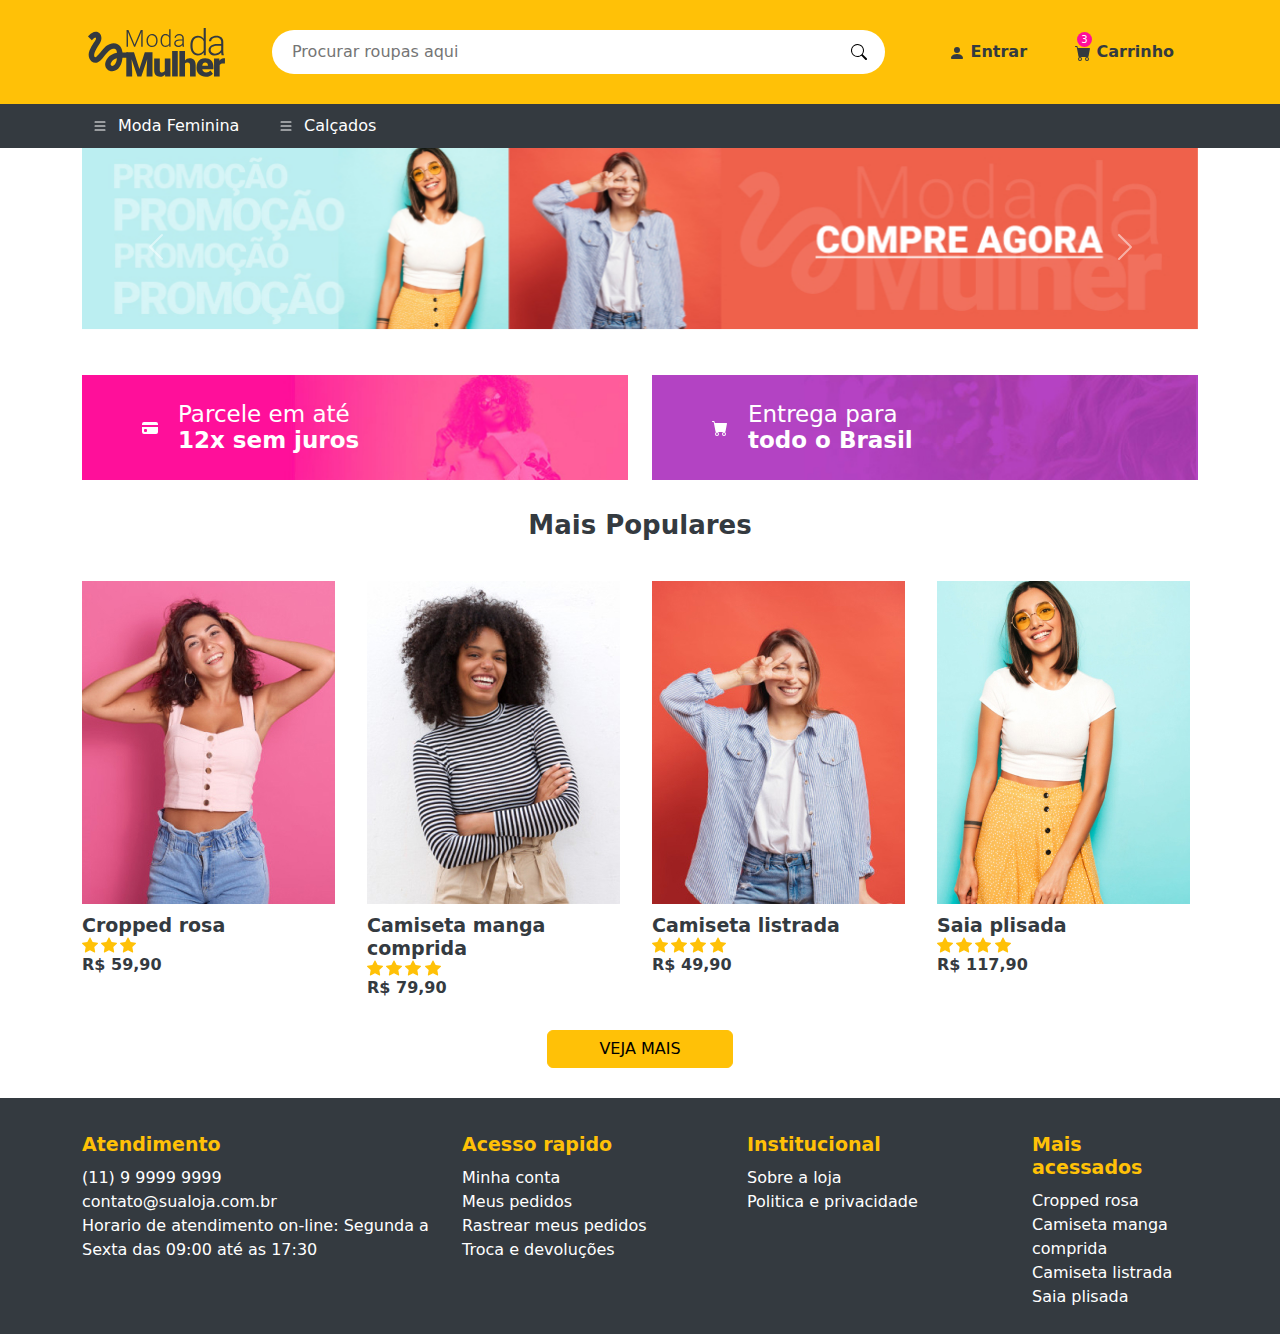
<file: index.html>
<!DOCTYPE html>
<html lang="pt-br">
<head>
    <meta charset="UTF-8">
    <meta name="viewport" content="width=device-width, initial-scale=1.0">
    <link rel="stylesheet" href="assets/css/style.css">
    <title>Loja Virtual</title>
    <link rel="apple-touch-icon" sizes="57x57" href="./assets/images/favicons/apple-icon-57x57.png">
    <link rel="apple-touch-icon" sizes="60x60" href="./assets/images/favicons/apple-icon-60x60.png">
    <link rel="apple-touch-icon" sizes="72x72" href="./assets/images/favicons/apple-icon-72x72.png">
    <link rel="apple-touch-icon" sizes="76x76" href="./assets/images/favicons/apple-icon-76x76.png">
    <link rel="apple-touch-icon" sizes="114x114" href="./assets/images/favicons/apple-icon-114x114.png">
    <link rel="apple-touch-icon" sizes="120x120" href="./assets/images/favicons/apple-icon-120x120.png">
    <link rel="apple-touch-icon" sizes="144x144" href="./assets/images/favicons/apple-icon-144x144.png">
    <link rel="apple-touch-icon" sizes="152x152" href="./assets/images/favicons/apple-icon-152x152.png">
    <link rel="apple-touch-icon" sizes="180x180" href="./assets/images/favicons/apple-icon-180x180.png">
    <link rel="icon" type="image/png" sizes="192x192"  href="./assets/images/favicons/android-icon-192x192.png">
    <link rel="icon" type="image/png" sizes="32x32" href="./assets/images/favicons/favicon-32x32.png">
    <link rel="icon" type="image/png" sizes="96x96" href="./assets/images/favicons/favicon-96x96.png">
    <link rel="icon" type="image/png" sizes="16x16" href="./assets/images/favicons/favicon-16x16.png">
    <link rel="manifest" href="./assets/images/favicons/manifest.json">
    <meta name="msapplication-TileColor" content="#FFC107">
    <meta name="msapplication-TileImage" content="/ms-icon-144x144.png">
    <meta name="theme-color" content="#FFC107">
</head>
<body>
    <header class="container-fluid">
        <section class="container">
            <article class="row d-flex align-items-center">
                <a href="/" class="col-md-2">
                    <img src="./assets/images/logo (1).svg" alt="logo">
                </a>
                <form action="#" class="col-md-7 d-flex align-items-center">
                    <input type="text" name="name" placeholder="Procurar roupas aqui">
                    <button class="d-flex align-items-center">
                        <svg xmlns="http://www.w3.org/2000/svg" width="16" height="16" fill="currentColor" class="bi bi-search" viewBox="0 0 16 16">
                            <path d="M11.742 10.344a6.5 6.5 0 1 0-1.397 1.398h-.001c.03.04.062.078.098.115l3.85 3.85a1 1 0 0 0 1.415-1.414l-3.85-3.85a1.007 1.007 0 0 0-.115-.1zM12 6.5a5.5 5.5 0 1 1-11 0 5.5 5.5 0 0 1 11 0"/>
                        </svg>
                    </button>
                </form>
                <ul class="col-md-3 nav d-flex justify-content-around align-items-center">
                    <li class="nav-item">
                        <a href="#">
                            <svg xmlns="http://www.w3.org/2000/svg" width="16" height="16" fill="currentColor" class="bi bi-person-fill" viewBox="0 0 16 16">
                                <path d="M3 14s-1 0-1-1 1-4 6-4 6 3 6 4-1 1-1 1zm5-6a3 3 0 1 0 0-6 3 3 0 0 0 0 6"/>
                            </svg>
                            Entrar
                        </a>
                    </li>
                    <li class="nav-item">
                        <span class="notificacao d-flex justify-content-center">3</span>
                        <a href="#">
                            <svg xmlns="http://www.w3.org/2000/svg" width="16" height="16" fill="currentColor" class="bi bi-cart-fill" viewBox="0 0 16 16">
                                <path d="M0 1.5A.5.5 0 0 1 .5 1H2a.5.5 0 0 1 .485.379L2.89 3H14.5a.5.5 0 0 1 .491.592l-1.5 8A.5.5 0 0 1 13 12H4a.5.5 0 0 1-.491-.408L2.01 3.607 1.61 2H.5a.5.5 0 0 1-.5-.5M5 12a2 2 0 1 0 0 4 2 2 0 0 0 0-4m7 0a2 2 0 1 0 0 4 2 2 0 0 0 0-4m-7 1a1 1 0 1 1 0 2 1 1 0 0 1 0-2m7 0a1 1 0 1 1 0 2 1 1 0 0 1 0-2"/>
                            </svg>
                            Carrinho
                        </a>
                    </li>
                </ul>
            </article>
        </section>
    </header>

    <nav class="container-fluid nav-produtos">
        <section class="container">
            <ul class="nav">
                <li class="col-md-2 nav-item d-flex align-items-center">
                    <svg xmlns="http://www.w3.org/2000/svg" width="16" height="16" fill="currentColor" class="bi bi-list" viewBox="0 0 16 16">
                        <path fill-rule="evenodd" d="M2.5 12a.5.5 0 0 1 .5-.5h10a.5.5 0 0 1 0 1H3a.5.5 0 0 1-.5-.5m0-4a.5.5 0 0 1 .5-.5h10a.5.5 0 0 1 0 1H3a.5.5 0 0 1-.5-.5m0-4a.5.5 0 0 1 .5-.5h10a.5.5 0 0 1 0 1H3a.5.5 0 0 1-.5-.5"/>
                    </svg>
                    Moda Feminina
                    <ul class="nav flex-column">
                        <li class="nav-item">
                            <a href="#">Lançamentos</a>
                        </li>
                        <li class="nav-item">
                            <a href="#">Plus Size</a>
                        </li>
                        <li class="nav-item">
                            <a href="#">Moda Praia</a>
                        </li>
                        <li class="nav-item">
                            <a href="#">Acessórios</a>
                        </li>
                        <li class="nav-item">
                            <a href="#">Promoções</a>
                        </li>
                    </ul>
                </li>
                <li class="col-md-2 nav-item d-flex align-items-center">
                    <svg xmlns="http://www.w3.org/2000/svg" width="16" height="16" fill="currentColor" class="bi bi-list" viewBox="0 0 16 16">
                        <path fill-rule="evenodd" d="M2.5 12a.5.5 0 0 1 .5-.5h10a.5.5 0 0 1 0 1H3a.5.5 0 0 1-.5-.5m0-4a.5.5 0 0 1 .5-.5h10a.5.5 0 0 1 0 1H3a.5.5 0 0 1-.5-.5m0-4a.5.5 0 0 1 .5-.5h10a.5.5 0 0 1 0 1H3a.5.5 0 0 1-.5-.5"/>
                    </svg>
                    Calçados
                </li>
            </ul>
        </section>
    </nav>

<main>
    
    <section id="banners-promocionais" class=" container carousel slide">
        <article class="carousel-inner">
          <figure class="carousel-item active">
            <img src="./assets/images/banner-1.jpg" class="d-block w-100" alt="Banner promocional lançamento verao">
          </figure>
          <figure class="carousel-item">
            <img src="./assets/images/banner-2.jpg" class="d-block w-100" alt="Banner promocional diversos itens">
          </figure>
        </article>
        <button class="carousel-control-prev" type="button" data-bs-target="#banners-promocionais" data-bs-slide="prev">
          <span class="carousel-control-prev-icon" aria-hidden="true"></span>
          <span class="visually-hidden">Previous</span>
        </button>
        <button class="carousel-control-next" type="button" data-bs-target="#banners-promocionais" data-bs-slide="next">
          <span class="carousel-control-next-icon" aria-hidden="true"></span>
          <span class="visually-hidden">Next</span>
        </button>
    </section>
    
    <section class="container banners-promocionais-statico">
        <section class="row">
            <article class="col-md-6">
                <div class="banners-promocionais-statico-12x d-flex align-items-center">
                    <svg xmlns="http://www.w3.org/2000/svg" width="16" height="16" fill="currentColor" class="bi bi-credit-card-fill" viewBox="0 0 16 16">
                        <path d="M0 4a2 2 0 0 1 2-2h12a2 2 0 0 1 2 2v1H0zm0 3v5a2 2 0 0 0 2 2h12a2 2 0 0 0 2-2V7zm3 2h1a1 1 0 0 1 1 1v1a1 1 0 0 1-1 1H3a1 1 0 0 1-1-1v-1a1 1 0 0 1 1-1"/>
                    </svg>
                    <p>Parcele em até <br>
                       <strong>12x sem juros</strong> 
                    </p>
                </div>
            </article>
            <article class="col-md-6">
                <div class="banners-promocionais-statico-todo-br d-flex align-items-center">
                    <svg xmlns="http://www.w3.org/2000/svg" width="16" height="16" fill="currentColor" class="bi bi-cart-fill" viewBox="0 0 16 16">
                        <path d="M0 1.5A.5.5 0 0 1 .5 1H2a.5.5 0 0 1 .485.379L2.89 3H14.5a.5.5 0 0 1 .491.592l-1.5 8A.5.5 0 0 1 13 12H4a.5.5 0 0 1-.491-.408L2.01 3.607 1.61 2H.5a.5.5 0 0 1-.5-.5M5 12a2 2 0 1 0 0 4 2 2 0 0 0 0-4m7 0a2 2 0 1 0 0 4 2 2 0 0 0 0-4m-7 1a1 1 0 1 1 0 2 1 1 0 0 1 0-2m7 0a1 1 0 1 1 0 2 1 1 0 0 1 0-2"/>
                    </svg>
                    <p>Entrega para <br>
                       <strong>todo o Brasil</strong> 
                    </p>
                </div>
            </article>
        </section>
    </section>

    <section class="container produtos">
        <h1 class="text-center">Mais Populares</h1>
        <article class="row">
            <a href="#" class="produtos-container col-md-3">
                <img src="./assets/images/cropped-rosa.jpg" class="img-fluid" alt="cropped rosa">
                <article class="produtos-itens">
                    <h2>Cropped rosa</h2>
                    <div class="produtos-stars">
                        <svg xmlns="http://www.w3.org/2000/svg" width="16" height="16" fill="currentColor" class="bi bi-star-fill" viewBox="0 0 16 16">
                            <path d="M3.612 15.443c-.386.198-.824-.149-.746-.592l.83-4.73L.173 6.765c-.329-.314-.158-.888.283-.95l4.898-.696L7.538.792c.197-.39.73-.39.927 0l2.184 4.327 4.898.696c.441.062.612.636.282.95l-3.522 3.356.83 4.73c.078.443-.36.79-.746.592L8 13.187l-4.389 2.256z"/>
                          </svg>
                          <svg xmlns="http://www.w3.org/2000/svg" width="16" height="16" fill="currentColor" class="bi bi-star-fill" viewBox="0 0 16 16">
                            <path d="M3.612 15.443c-.386.198-.824-.149-.746-.592l.83-4.73L.173 6.765c-.329-.314-.158-.888.283-.95l4.898-.696L7.538.792c.197-.39.73-.39.927 0l2.184 4.327 4.898.696c.441.062.612.636.282.95l-3.522 3.356.83 4.73c.078.443-.36.79-.746.592L8 13.187l-4.389 2.256z"/>
                          </svg>
                          <svg xmlns="http://www.w3.org/2000/svg" width="16" height="16" fill="currentColor" class="bi bi-star-fill" viewBox="0 0 16 16">
                            <path d="M3.612 15.443c-.386.198-.824-.149-.746-.592l.83-4.73L.173 6.765c-.329-.314-.158-.888.283-.95l4.898-.696L7.538.792c.197-.39.73-.39.927 0l2.184 4.327 4.898.696c.441.062.612.636.282.95l-3.522 3.356.83 4.73c.078.443-.36.79-.746.592L8 13.187l-4.389 2.256z"/>
                          </svg>
                    </div>
                    <strong class="produtos-preco">R$ 59,90</strong>
                </article>
            </a>
            <a href="#" class="produtos-container col-md-3">
                <img src="./assets/images/camiseta-manga-comprida.jpg" class="img-fluid" alt="camiseta-manga-comprida">
                <article class="produtos-itens">
                    <h2>Camiseta manga comprida</h2>
                    <div class="produtos-stars">
                        <svg xmlns="http://www.w3.org/2000/svg" width="16" height="16" fill="currentColor" class="bi bi-star-fill" viewBox="0 0 16 16">
                            <path d="M3.612 15.443c-.386.198-.824-.149-.746-.592l.83-4.73L.173 6.765c-.329-.314-.158-.888.283-.95l4.898-.696L7.538.792c.197-.39.73-.39.927 0l2.184 4.327 4.898.696c.441.062.612.636.282.95l-3.522 3.356.83 4.73c.078.443-.36.79-.746.592L8 13.187l-4.389 2.256z"/>
                          </svg>
                          <svg xmlns="http://www.w3.org/2000/svg" width="16" height="16" fill="currentColor" class="bi bi-star-fill" viewBox="0 0 16 16">
                            <path d="M3.612 15.443c-.386.198-.824-.149-.746-.592l.83-4.73L.173 6.765c-.329-.314-.158-.888.283-.95l4.898-.696L7.538.792c.197-.39.73-.39.927 0l2.184 4.327 4.898.696c.441.062.612.636.282.95l-3.522 3.356.83 4.73c.078.443-.36.79-.746.592L8 13.187l-4.389 2.256z"/>
                          </svg>
                          <svg xmlns="http://www.w3.org/2000/svg" width="16" height="16" fill="currentColor" class="bi bi-star-fill" viewBox="0 0 16 16">
                            <path d="M3.612 15.443c-.386.198-.824-.149-.746-.592l.83-4.73L.173 6.765c-.329-.314-.158-.888.283-.95l4.898-.696L7.538.792c.197-.39.73-.39.927 0l2.184 4.327 4.898.696c.441.062.612.636.282.95l-3.522 3.356.83 4.73c.078.443-.36.79-.746.592L8 13.187l-4.389 2.256z"/>
                          </svg>
                          <svg xmlns="http://www.w3.org/2000/svg" width="16" height="16" fill="currentColor" class="bi bi-star-fill" viewBox="0 0 16 16">
                            <path d="M3.612 15.443c-.386.198-.824-.149-.746-.592l.83-4.73L.173 6.765c-.329-.314-.158-.888.283-.95l4.898-.696L7.538.792c.197-.39.73-.39.927 0l2.184 4.327 4.898.696c.441.062.612.636.282.95l-3.522 3.356.83 4.73c.078.443-.36.79-.746.592L8 13.187l-4.389 2.256z"/>
                          </svg>
                    </div>
                    <strong class="produtos-preco">R$ 79,90</strong>
                </article>
            </a>
            <a href="#" class="produtos-container col-md-3">
                <img src="./assets/images/camiseta-listrada.jpg" class="img-fluid" alt="camiseta listrada">
                <article class="produtos-itens">
                    <h2>Camiseta listrada</h2>
                    <div class="produtos-stars">
                        <svg xmlns="http://www.w3.org/2000/svg" width="16" height="16" fill="currentColor" class="bi bi-star-fill" viewBox="0 0 16 16">
                            <path d="M3.612 15.443c-.386.198-.824-.149-.746-.592l.83-4.73L.173 6.765c-.329-.314-.158-.888.283-.95l4.898-.696L7.538.792c.197-.39.73-.39.927 0l2.184 4.327 4.898.696c.441.062.612.636.282.95l-3.522 3.356.83 4.73c.078.443-.36.79-.746.592L8 13.187l-4.389 2.256z"/>
                          </svg>
                          <svg xmlns="http://www.w3.org/2000/svg" width="16" height="16" fill="currentColor" class="bi bi-star-fill" viewBox="0 0 16 16">
                            <path d="M3.612 15.443c-.386.198-.824-.149-.746-.592l.83-4.73L.173 6.765c-.329-.314-.158-.888.283-.95l4.898-.696L7.538.792c.197-.39.73-.39.927 0l2.184 4.327 4.898.696c.441.062.612.636.282.95l-3.522 3.356.83 4.73c.078.443-.36.79-.746.592L8 13.187l-4.389 2.256z"/>
                          </svg>
                          <svg xmlns="http://www.w3.org/2000/svg" width="16" height="16" fill="currentColor" class="bi bi-star-fill" viewBox="0 0 16 16">
                            <path d="M3.612 15.443c-.386.198-.824-.149-.746-.592l.83-4.73L.173 6.765c-.329-.314-.158-.888.283-.95l4.898-.696L7.538.792c.197-.39.73-.39.927 0l2.184 4.327 4.898.696c.441.062.612.636.282.95l-3.522 3.356.83 4.73c.078.443-.36.79-.746.592L8 13.187l-4.389 2.256z"/>
                          </svg>
                          <svg xmlns="http://www.w3.org/2000/svg" width="16" height="16" fill="currentColor" class="bi bi-star-fill" viewBox="0 0 16 16">
                            <path d="M3.612 15.443c-.386.198-.824-.149-.746-.592l.83-4.73L.173 6.765c-.329-.314-.158-.888.283-.95l4.898-.696L7.538.792c.197-.39.73-.39.927 0l2.184 4.327 4.898.696c.441.062.612.636.282.95l-3.522 3.356.83 4.73c.078.443-.36.79-.746.592L8 13.187l-4.389 2.256z"/>
                          </svg>
                    </div>
                    <strong class="produtos-preco">R$ 49,90</strong>
                </article>
            </a>
            <a href="#" class="produtos-container col-md-3">
                <img src="./assets/images/saia-plisada.jpg" class="img-fluid" alt="saia plisada">
                <article class="produtos-itens">
                    <h2>Saia plisada</h2>
                    <div class="produtos-stars">
                        <svg xmlns="http://www.w3.org/2000/svg" width="16" height="16" fill="currentColor" class="bi bi-star-fill" viewBox="0 0 16 16">
                            <path d="M3.612 15.443c-.386.198-.824-.149-.746-.592l.83-4.73L.173 6.765c-.329-.314-.158-.888.283-.95l4.898-.696L7.538.792c.197-.39.73-.39.927 0l2.184 4.327 4.898.696c.441.062.612.636.282.95l-3.522 3.356.83 4.73c.078.443-.36.79-.746.592L8 13.187l-4.389 2.256z"/>
                          </svg>
                          <svg xmlns="http://www.w3.org/2000/svg" width="16" height="16" fill="currentColor" class="bi bi-star-fill" viewBox="0 0 16 16">
                            <path d="M3.612 15.443c-.386.198-.824-.149-.746-.592l.83-4.73L.173 6.765c-.329-.314-.158-.888.283-.95l4.898-.696L7.538.792c.197-.39.73-.39.927 0l2.184 4.327 4.898.696c.441.062.612.636.282.95l-3.522 3.356.83 4.73c.078.443-.36.79-.746.592L8 13.187l-4.389 2.256z"/>
                          </svg>
                          <svg xmlns="http://www.w3.org/2000/svg" width="16" height="16" fill="currentColor" class="bi bi-star-fill" viewBox="0 0 16 16">
                            <path d="M3.612 15.443c-.386.198-.824-.149-.746-.592l.83-4.73L.173 6.765c-.329-.314-.158-.888.283-.95l4.898-.696L7.538.792c.197-.39.73-.39.927 0l2.184 4.327 4.898.696c.441.062.612.636.282.95l-3.522 3.356.83 4.73c.078.443-.36.79-.746.592L8 13.187l-4.389 2.256z"/>
                          </svg>
                          <svg xmlns="http://www.w3.org/2000/svg" width="16" height="16" fill="currentColor" class="bi bi-star-fill" viewBox="0 0 16 16">
                            <path d="M3.612 15.443c-.386.198-.824-.149-.746-.592l.83-4.73L.173 6.765c-.329-.314-.158-.888.283-.95l4.898-.696L7.538.792c.197-.39.73-.39.927 0l2.184 4.327 4.898.696c.441.062.612.636.282.95l-3.522 3.356.83 4.73c.078.443-.36.79-.746.592L8 13.187l-4.389 2.256z"/>
                          </svg>
                    </div>
                    <strong class="produtos-preco">R$ 117,90</strong>
                </article>
            </a>
        </article>
        <div class="d-flex justify-content-center">
            <button type="button" class="btn btn-warning col-md-2">VEJA MAIS</button>
        </div>
    </section>
</main>
<footer class="container-fluid">
    <section class="container">
        <section class="row">
            <article class="col-md-4">
                <h4>Atendimento</h4>
                <ul class="nav flex-column">
                    <li class="nav-item">
                        <a href="tel:+5511999999999">(11) 9 9999 9999</a>
                    </li>
                    <li class="nav-item">
                        <a href="mailto:contato@sualoja.com.br">contato@sualoja.com.br</a>
                    </li>
                    <li class="nav-item">
                        Horario de atendimento on-line: Segunda a Sexta das 09:00 até as 17:30
                    </li>
                </ul>
            </article>
            <article class="col-md-3">
                <h4>Acesso rapido</h4>
                <ul class="nav flex-column">
                    <li class="nav-item">
                        <a href="#">Minha conta</a>
                    </li>
                    <li class="nav-item">
                        <a href="#">Meus pedidos</a>
                    </li>
                    <li class="nav-item">
                        <a href="#">Rastrear meus pedidos</a>
                    </li>
                    <li class="nav-item">
                        <a href="#">Troca e devoluções</a>
                    </li> 
                </ul>
            </article>
            <article class="col-md-3">
                <h4>Institucional</h4>
                <ul class="nav flex-column">
                    <li class="nav-item">
                        <a href="#">Sobre a loja</a>
                    </li>
                    <li class="nav-item">
                        <a href="#">Politica e privacidade</a>
                    </li> 
                </ul>
            </article>
            <article class="col-md-2">
                <h4>Mais acessados</h4>
                <ul class="nav flex-column">
                    <li class="nav-item">
                        <a href="#">Cropped rosa</a>
                    </li>
                    <li class="nav-item">
                        <a href="#">Camiseta manga comprida</a>
                    </li> 
                    <li class="nav-item">
                        <a href="#">Camiseta listrada</a>
                    </li> 
                    <li class="nav-item">
                        <a href="#">Saia plisada</a>
                    </li> 
                </ul>
            </article>
        </section>
    </section>
</footer>
    

    <script src="./assets/js/bootstrap.bundle.min.js" crossorigin="anonymous"></script>
    <script src="./assets/js/popper.min.js" integrity="sha384-I7E8VVD/ismYTF4hNIPjVp/Zjvgyol6VFvRkX/vR+Vc4jQkC+hVqc2pM8ODewa9r" crossorigin="anonymous"></script>
    <script src="./assets/js/bootstrap.min.js" integrity="sha384-BBtl+eGJRgqQAUMxJ7pMwbEyER4l1g+O15P+16Ep7Q9Q+zqX6gSbd85u4mG4QzX+" crossorigin="anonymous"></script>
</body>
</html>
</file>
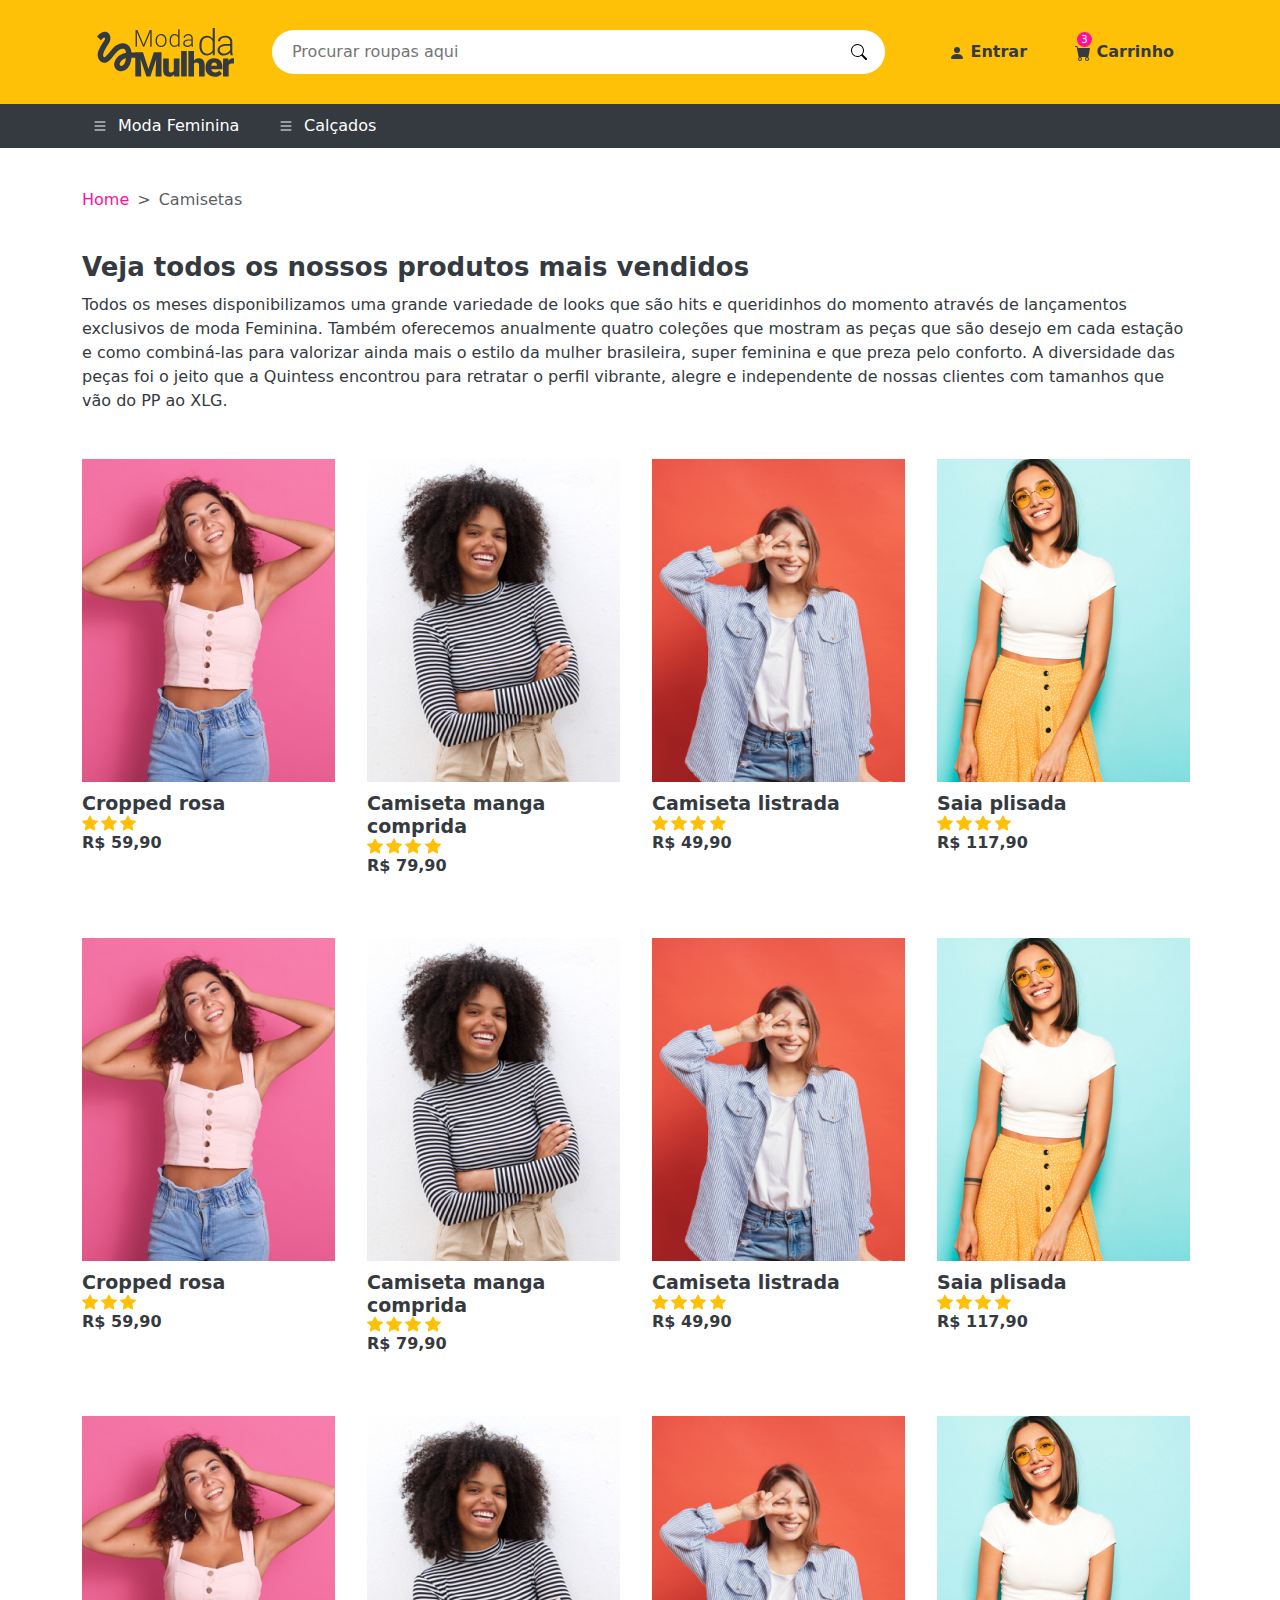
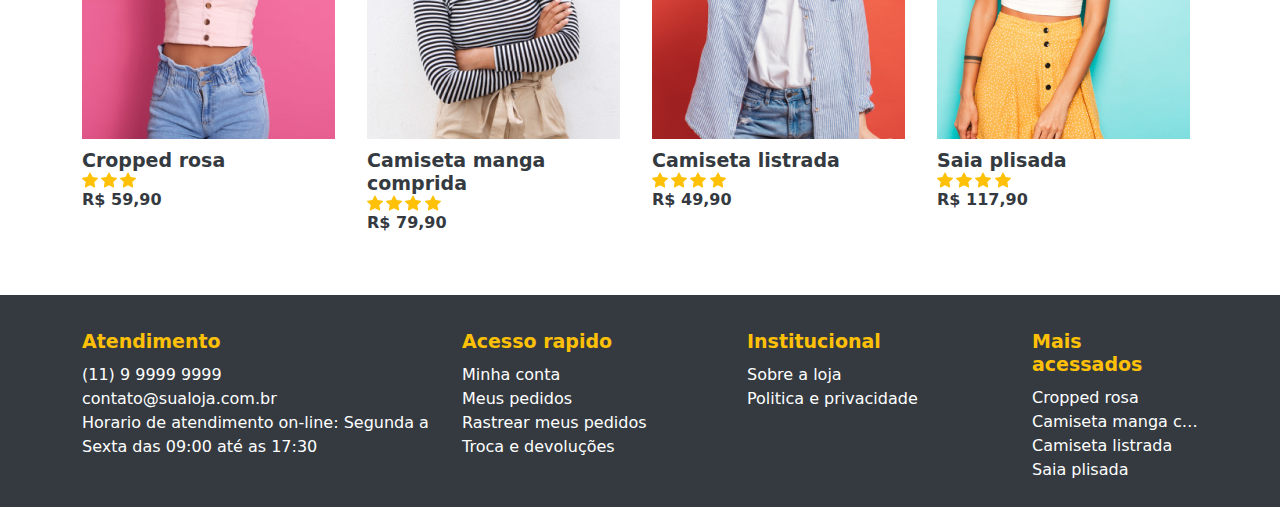
<file: camisetas.html>
<!DOCTYPE html>
<html lang="pt-br">
<head>
    <meta charset="UTF-8">
    <meta name="viewport" content="width=device-width, initial-scale=1.0">
    <link rel="stylesheet" href="assets/css/style.css">
    <title>Loja Virtual - Camisetas</title>
    <link rel="apple-touch-icon" sizes="57x57" href="./assets/images/favicons/apple-icon-57x57.png">
    <link rel="apple-touch-icon" sizes="60x60" href="./assets/images/favicons/apple-icon-60x60.png">
    <link rel="apple-touch-icon" sizes="72x72" href="./assets/images/favicons/apple-icon-72x72.png">
    <link rel="apple-touch-icon" sizes="76x76" href="./assets/images/favicons/apple-icon-76x76.png">
    <link rel="apple-touch-icon" sizes="114x114" href="./assets/images/favicons/apple-icon-114x114.png">
    <link rel="apple-touch-icon" sizes="120x120" href="./assets/images/favicons/apple-icon-120x120.png">
    <link rel="apple-touch-icon" sizes="144x144" href="./assets/images/favicons/apple-icon-144x144.png">
    <link rel="apple-touch-icon" sizes="152x152" href="./assets/images/favicons/apple-icon-152x152.png">
    <link rel="apple-touch-icon" sizes="180x180" href="./assets/images/favicons/apple-icon-180x180.png">
    <link rel="icon" type="image/png" sizes="192x192"  href="./assets/images/favicons/android-icon-192x192.png">
    <link rel="icon" type="image/png" sizes="32x32" href="./assets/images/favicons/favicon-32x32.png">
    <link rel="icon" type="image/png" sizes="96x96" href="./assets/images/favicons/favicon-96x96.png">
    <link rel="icon" type="image/png" sizes="16x16" href="./assets/images/favicons/favicon-16x16.png">
    <link rel="manifest" href="./assets/images/favicons/manifest.json">
    <meta name="msapplication-TileColor" content="#FFC107">
    <meta name="msapplication-TileImage" content="/ms-icon-144x144.png">
    <meta name="theme-color" content="#FFC107">
</head>
<body>
    <header class="container-fluid">
        <section class="container">
            <article class="row d-flex align-items-center">
                <a href="index.html" class="col-md-2 d-flex justify-content-center">
                    <img src="./assets/images/logo (1).svg" class="img-fluid" alt="logo">
                </a>
                <form action="#" class="col-md-7 d-flex align-items-center">
                    <input type="text" name="name" placeholder="Procurar roupas aqui">
                    <button class="d-flex align-items-center">
                        <svg xmlns="http://www.w3.org/2000/svg" width="16" height="16" fill="currentColor" class="bi bi-search" viewBox="0 0 16 16">
                            <path d="M11.742 10.344a6.5 6.5 0 1 0-1.397 1.398h-.001c.03.04.062.078.098.115l3.85 3.85a1 1 0 0 0 1.415-1.414l-3.85-3.85a1.007 1.007 0 0 0-.115-.1zM12 6.5a5.5 5.5 0 1 1-11 0 5.5 5.5 0 0 1 11 0"/>
                        </svg>
                    </button>
                </form>
                <ul class="col-md-3 nav d-flex justify-content-around align-items-center">
                    <li class="nav-item">
                        <a href="#">
                            <svg xmlns="http://www.w3.org/2000/svg" width="16" height="16" fill="currentColor" class="bi bi-person-fill" viewBox="0 0 16 16">
                                <path d="M3 14s-1 0-1-1 1-4 6-4 6 3 6 4-1 1-1 1zm5-6a3 3 0 1 0 0-6 3 3 0 0 0 0 6"/>
                            </svg>
                            Entrar
                        </a>
                    </li>
                    <li class="nav-item">
                        <span class="notificacao d-flex justify-content-center">3</span>
                        <a href="#">
                            <svg xmlns="http://www.w3.org/2000/svg" width="16" height="16" fill="currentColor" class="bi bi-cart-fill" viewBox="0 0 16 16">
                                <path d="M0 1.5A.5.5 0 0 1 .5 1H2a.5.5 0 0 1 .485.379L2.89 3H14.5a.5.5 0 0 1 .491.592l-1.5 8A.5.5 0 0 1 13 12H4a.5.5 0 0 1-.491-.408L2.01 3.607 1.61 2H.5a.5.5 0 0 1-.5-.5M5 12a2 2 0 1 0 0 4 2 2 0 0 0 0-4m7 0a2 2 0 1 0 0 4 2 2 0 0 0 0-4m-7 1a1 1 0 1 1 0 2 1 1 0 0 1 0-2m7 0a1 1 0 1 1 0 2 1 1 0 0 1 0-2"/>
                            </svg>
                            Carrinho
                        </a>
                    </li>
                </ul>
            </article>
        </section>
    </header>

    <nav class="container-fluid nav-produtos">
        <section class="container">
            <ul class="nav">
                <li class="col-xl-2 col-lg-3 col-md-12 nav-item d-flex align-items-center">
                    <svg xmlns="http://www.w3.org/2000/svg" width="16" height="16" fill="currentColor" class="bi bi-list" viewBox="0 0 16 16">
                        <path fill-rule="evenodd" d="M2.5 12a.5.5 0 0 1 .5-.5h10a.5.5 0 0 1 0 1H3a.5.5 0 0 1-.5-.5m0-4a.5.5 0 0 1 .5-.5h10a.5.5 0 0 1 0 1H3a.5.5 0 0 1-.5-.5m0-4a.5.5 0 0 1 .5-.5h10a.5.5 0 0 1 0 1H3a.5.5 0 0 1-.5-.5"/>
                    </svg>
                    Moda Feminina
                    <ul class="nav flex-column">
                        <li class="nav-item">
                            <a href="#">Lançamentos</a>
                        </li>
                        <li class="nav-item">
                            <a href="#">Plus Size</a>
                        </li>
                        <li class="nav-item">
                            <a href="#">Moda Praia</a>
                        </li>
                        <li class="nav-item">
                            <a href="#">Acessórios</a>
                        </li>
                        <li class="nav-item">
                            <a href="#">Promoções</a>
                        </li>
                    </ul>
                </li>
                <li class="col-xl-2 col-lg-3 col-md-12 nav-item d-flex align-items-center calcados">
                    <svg xmlns="http://www.w3.org/2000/svg" width="16" height="16" fill="currentColor" class="bi bi-list" viewBox="0 0 16 16">
                        <path fill-rule="evenodd" d="M2.5 12a.5.5 0 0 1 .5-.5h10a.5.5 0 0 1 0 1H3a.5.5 0 0 1-.5-.5m0-4a.5.5 0 0 1 .5-.5h10a.5.5 0 0 1 0 1H3a.5.5 0 0 1-.5-.5m0-4a.5.5 0 0 1 .5-.5h10a.5.5 0 0 1 0 1H3a.5.5 0 0 1-.5-.5"/>
                    </svg>
                    Calçados
                </li>
            </ul>
        </section>
    </nav>

<main>
    <section class="container produtos">
        <nav style="--bs-breadcrumb-divider: '>';" aria-label="breadcrumb">
            <ol class="breadcrumb">
              <li class="breadcrumb-item"><a href="./index.html">Home</a></li>
              <li class="breadcrumb-item active" aria-current="page">Camisetas</li>
            </ol>
          </nav>
        <h1>Veja todos os nossos produtos mais vendidos</h1>
        <p>Todos os meses disponibilizamos uma grande variedade de looks que são hits e queridinhos do momento através de lançamentos exclusivos de moda Feminina. Também oferecemos anualmente quatro coleções que mostram as peças que são desejo em cada estação e como combiná-las para valorizar ainda mais o estilo da mulher brasileira, super feminina e que preza pelo conforto. A diversidade das peças foi o jeito que a Quintess encontrou para retratar o perfil vibrante, alegre e independente de nossas clientes com tamanhos que vão do PP ao XLG.</p>
        <article class="row">
            <a href="#" class="produtos-container col-md-3">
                <img src="./assets/images/cropped-rosa.jpg" class="img-fluid" alt="cropped rosa">
                <article class="produtos-itens">
                    <h2>Cropped rosa</h2>
                    <div class="produtos-stars">
                        <svg xmlns="http://www.w3.org/2000/svg" width="16" height="16" fill="currentColor" class="bi bi-star-fill" viewBox="0 0 16 16">
                            <path d="M3.612 15.443c-.386.198-.824-.149-.746-.592l.83-4.73L.173 6.765c-.329-.314-.158-.888.283-.95l4.898-.696L7.538.792c.197-.39.73-.39.927 0l2.184 4.327 4.898.696c.441.062.612.636.282.95l-3.522 3.356.83 4.73c.078.443-.36.79-.746.592L8 13.187l-4.389 2.256z"/>
                          </svg>
                          <svg xmlns="http://www.w3.org/2000/svg" width="16" height="16" fill="currentColor" class="bi bi-star-fill" viewBox="0 0 16 16">
                            <path d="M3.612 15.443c-.386.198-.824-.149-.746-.592l.83-4.73L.173 6.765c-.329-.314-.158-.888.283-.95l4.898-.696L7.538.792c.197-.39.73-.39.927 0l2.184 4.327 4.898.696c.441.062.612.636.282.95l-3.522 3.356.83 4.73c.078.443-.36.79-.746.592L8 13.187l-4.389 2.256z"/>
                          </svg>
                          <svg xmlns="http://www.w3.org/2000/svg" width="16" height="16" fill="currentColor" class="bi bi-star-fill" viewBox="0 0 16 16">
                            <path d="M3.612 15.443c-.386.198-.824-.149-.746-.592l.83-4.73L.173 6.765c-.329-.314-.158-.888.283-.95l4.898-.696L7.538.792c.197-.39.73-.39.927 0l2.184 4.327 4.898.696c.441.062.612.636.282.95l-3.522 3.356.83 4.73c.078.443-.36.79-.746.592L8 13.187l-4.389 2.256z"/>
                          </svg>
                    </div>
                    <strong class="produtos-preco">R$ 59,90</strong>
                </article>
            </a>
            <a href="./produto-camiseta-manga-comprida.html" class="produtos-container col-md-3">
                <img src="./assets/images/camiseta-manga-comprida.jpg" class="img-fluid" alt="camiseta-manga-comprida">
                <article class="produtos-itens">
                    <h2>Camiseta manga comprida</h2>
                    <div class="produtos-stars">
                        <svg xmlns="http://www.w3.org/2000/svg" width="16" height="16" fill="currentColor" class="bi bi-star-fill" viewBox="0 0 16 16">
                            <path d="M3.612 15.443c-.386.198-.824-.149-.746-.592l.83-4.73L.173 6.765c-.329-.314-.158-.888.283-.95l4.898-.696L7.538.792c.197-.39.73-.39.927 0l2.184 4.327 4.898.696c.441.062.612.636.282.95l-3.522 3.356.83 4.73c.078.443-.36.79-.746.592L8 13.187l-4.389 2.256z"/>
                          </svg>
                          <svg xmlns="http://www.w3.org/2000/svg" width="16" height="16" fill="currentColor" class="bi bi-star-fill" viewBox="0 0 16 16">
                            <path d="M3.612 15.443c-.386.198-.824-.149-.746-.592l.83-4.73L.173 6.765c-.329-.314-.158-.888.283-.95l4.898-.696L7.538.792c.197-.39.73-.39.927 0l2.184 4.327 4.898.696c.441.062.612.636.282.95l-3.522 3.356.83 4.73c.078.443-.36.79-.746.592L8 13.187l-4.389 2.256z"/>
                          </svg>
                          <svg xmlns="http://www.w3.org/2000/svg" width="16" height="16" fill="currentColor" class="bi bi-star-fill" viewBox="0 0 16 16">
                            <path d="M3.612 15.443c-.386.198-.824-.149-.746-.592l.83-4.73L.173 6.765c-.329-.314-.158-.888.283-.95l4.898-.696L7.538.792c.197-.39.73-.39.927 0l2.184 4.327 4.898.696c.441.062.612.636.282.95l-3.522 3.356.83 4.73c.078.443-.36.79-.746.592L8 13.187l-4.389 2.256z"/>
                          </svg>
                          <svg xmlns="http://www.w3.org/2000/svg" width="16" height="16" fill="currentColor" class="bi bi-star-fill" viewBox="0 0 16 16">
                            <path d="M3.612 15.443c-.386.198-.824-.149-.746-.592l.83-4.73L.173 6.765c-.329-.314-.158-.888.283-.95l4.898-.696L7.538.792c.197-.39.73-.39.927 0l2.184 4.327 4.898.696c.441.062.612.636.282.95l-3.522 3.356.83 4.73c.078.443-.36.79-.746.592L8 13.187l-4.389 2.256z"/>
                          </svg>
                    </div>
                    <strong class="produtos-preco">R$ 79,90</strong>
                </article>
            </a>
            <a href="#" class="produtos-container col-md-3">
                <img src="./assets/images/camiseta-listrada.jpg" class="img-fluid" alt="camiseta listrada">
                <article class="produtos-itens">
                    <h2>Camiseta listrada</h2>
                    <div class="produtos-stars">
                        <svg xmlns="http://www.w3.org/2000/svg" width="16" height="16" fill="currentColor" class="bi bi-star-fill" viewBox="0 0 16 16">
                            <path d="M3.612 15.443c-.386.198-.824-.149-.746-.592l.83-4.73L.173 6.765c-.329-.314-.158-.888.283-.95l4.898-.696L7.538.792c.197-.39.73-.39.927 0l2.184 4.327 4.898.696c.441.062.612.636.282.95l-3.522 3.356.83 4.73c.078.443-.36.79-.746.592L8 13.187l-4.389 2.256z"/>
                          </svg>
                          <svg xmlns="http://www.w3.org/2000/svg" width="16" height="16" fill="currentColor" class="bi bi-star-fill" viewBox="0 0 16 16">
                            <path d="M3.612 15.443c-.386.198-.824-.149-.746-.592l.83-4.73L.173 6.765c-.329-.314-.158-.888.283-.95l4.898-.696L7.538.792c.197-.39.73-.39.927 0l2.184 4.327 4.898.696c.441.062.612.636.282.95l-3.522 3.356.83 4.73c.078.443-.36.79-.746.592L8 13.187l-4.389 2.256z"/>
                          </svg>
                          <svg xmlns="http://www.w3.org/2000/svg" width="16" height="16" fill="currentColor" class="bi bi-star-fill" viewBox="0 0 16 16">
                            <path d="M3.612 15.443c-.386.198-.824-.149-.746-.592l.83-4.73L.173 6.765c-.329-.314-.158-.888.283-.95l4.898-.696L7.538.792c.197-.39.73-.39.927 0l2.184 4.327 4.898.696c.441.062.612.636.282.95l-3.522 3.356.83 4.73c.078.443-.36.79-.746.592L8 13.187l-4.389 2.256z"/>
                          </svg>
                          <svg xmlns="http://www.w3.org/2000/svg" width="16" height="16" fill="currentColor" class="bi bi-star-fill" viewBox="0 0 16 16">
                            <path d="M3.612 15.443c-.386.198-.824-.149-.746-.592l.83-4.73L.173 6.765c-.329-.314-.158-.888.283-.95l4.898-.696L7.538.792c.197-.39.73-.39.927 0l2.184 4.327 4.898.696c.441.062.612.636.282.95l-3.522 3.356.83 4.73c.078.443-.36.79-.746.592L8 13.187l-4.389 2.256z"/>
                          </svg>
                    </div>
                    <strong class="produtos-preco">R$ 49,90</strong>
                </article>
            </a>
            <a href="#" class="produtos-container col-md-3">
                <img src="./assets/images/saia-plisada.jpg" class="img-fluid" alt="saia plisada">
                <article class="produtos-itens">
                    <h2>Saia plisada</h2>
                    <div class="produtos-stars">
                        <svg xmlns="http://www.w3.org/2000/svg" width="16" height="16" fill="currentColor" class="bi bi-star-fill" viewBox="0 0 16 16">
                            <path d="M3.612 15.443c-.386.198-.824-.149-.746-.592l.83-4.73L.173 6.765c-.329-.314-.158-.888.283-.95l4.898-.696L7.538.792c.197-.39.73-.39.927 0l2.184 4.327 4.898.696c.441.062.612.636.282.95l-3.522 3.356.83 4.73c.078.443-.36.79-.746.592L8 13.187l-4.389 2.256z"/>
                          </svg>
                          <svg xmlns="http://www.w3.org/2000/svg" width="16" height="16" fill="currentColor" class="bi bi-star-fill" viewBox="0 0 16 16">
                            <path d="M3.612 15.443c-.386.198-.824-.149-.746-.592l.83-4.73L.173 6.765c-.329-.314-.158-.888.283-.95l4.898-.696L7.538.792c.197-.39.73-.39.927 0l2.184 4.327 4.898.696c.441.062.612.636.282.95l-3.522 3.356.83 4.73c.078.443-.36.79-.746.592L8 13.187l-4.389 2.256z"/>
                          </svg>
                          <svg xmlns="http://www.w3.org/2000/svg" width="16" height="16" fill="currentColor" class="bi bi-star-fill" viewBox="0 0 16 16">
                            <path d="M3.612 15.443c-.386.198-.824-.149-.746-.592l.83-4.73L.173 6.765c-.329-.314-.158-.888.283-.95l4.898-.696L7.538.792c.197-.39.73-.39.927 0l2.184 4.327 4.898.696c.441.062.612.636.282.95l-3.522 3.356.83 4.73c.078.443-.36.79-.746.592L8 13.187l-4.389 2.256z"/>
                          </svg>
                          <svg xmlns="http://www.w3.org/2000/svg" width="16" height="16" fill="currentColor" class="bi bi-star-fill" viewBox="0 0 16 16">
                            <path d="M3.612 15.443c-.386.198-.824-.149-.746-.592l.83-4.73L.173 6.765c-.329-.314-.158-.888.283-.95l4.898-.696L7.538.792c.197-.39.73-.39.927 0l2.184 4.327 4.898.696c.441.062.612.636.282.95l-3.522 3.356.83 4.73c.078.443-.36.79-.746.592L8 13.187l-4.389 2.256z"/>
                          </svg>
                    </div>
                    <strong class="produtos-preco">R$ 117,90</strong>
                </article>
            </a>
            <a href="#" class="produtos-container col-md-3">
                <img src="./assets/images/cropped-rosa.jpg" class="img-fluid" alt="cropped rosa">
                <article class="produtos-itens">
                    <h2>Cropped rosa</h2>
                    <div class="produtos-stars">
                        <svg xmlns="http://www.w3.org/2000/svg" width="16" height="16" fill="currentColor" class="bi bi-star-fill" viewBox="0 0 16 16">
                            <path d="M3.612 15.443c-.386.198-.824-.149-.746-.592l.83-4.73L.173 6.765c-.329-.314-.158-.888.283-.95l4.898-.696L7.538.792c.197-.39.73-.39.927 0l2.184 4.327 4.898.696c.441.062.612.636.282.95l-3.522 3.356.83 4.73c.078.443-.36.79-.746.592L8 13.187l-4.389 2.256z"/>
                          </svg>
                          <svg xmlns="http://www.w3.org/2000/svg" width="16" height="16" fill="currentColor" class="bi bi-star-fill" viewBox="0 0 16 16">
                            <path d="M3.612 15.443c-.386.198-.824-.149-.746-.592l.83-4.73L.173 6.765c-.329-.314-.158-.888.283-.95l4.898-.696L7.538.792c.197-.39.73-.39.927 0l2.184 4.327 4.898.696c.441.062.612.636.282.95l-3.522 3.356.83 4.73c.078.443-.36.79-.746.592L8 13.187l-4.389 2.256z"/>
                          </svg>
                          <svg xmlns="http://www.w3.org/2000/svg" width="16" height="16" fill="currentColor" class="bi bi-star-fill" viewBox="0 0 16 16">
                            <path d="M3.612 15.443c-.386.198-.824-.149-.746-.592l.83-4.73L.173 6.765c-.329-.314-.158-.888.283-.95l4.898-.696L7.538.792c.197-.39.73-.39.927 0l2.184 4.327 4.898.696c.441.062.612.636.282.95l-3.522 3.356.83 4.73c.078.443-.36.79-.746.592L8 13.187l-4.389 2.256z"/>
                          </svg>
                    </div>
                    <strong class="produtos-preco">R$ 59,90</strong>
                </article>
            </a>
            <a href="./produto-camiseta-manga-comprida.html" class="produtos-container col-md-3">
                <img src="./assets/images/camiseta-manga-comprida.jpg" class="img-fluid" alt="camiseta-manga-comprida">
                <article class="produtos-itens">
                    <h2>Camiseta manga comprida</h2>
                    <div class="produtos-stars">
                        <svg xmlns="http://www.w3.org/2000/svg" width="16" height="16" fill="currentColor" class="bi bi-star-fill" viewBox="0 0 16 16">
                            <path d="M3.612 15.443c-.386.198-.824-.149-.746-.592l.83-4.73L.173 6.765c-.329-.314-.158-.888.283-.95l4.898-.696L7.538.792c.197-.39.73-.39.927 0l2.184 4.327 4.898.696c.441.062.612.636.282.95l-3.522 3.356.83 4.73c.078.443-.36.79-.746.592L8 13.187l-4.389 2.256z"/>
                          </svg>
                          <svg xmlns="http://www.w3.org/2000/svg" width="16" height="16" fill="currentColor" class="bi bi-star-fill" viewBox="0 0 16 16">
                            <path d="M3.612 15.443c-.386.198-.824-.149-.746-.592l.83-4.73L.173 6.765c-.329-.314-.158-.888.283-.95l4.898-.696L7.538.792c.197-.39.73-.39.927 0l2.184 4.327 4.898.696c.441.062.612.636.282.95l-3.522 3.356.83 4.73c.078.443-.36.79-.746.592L8 13.187l-4.389 2.256z"/>
                          </svg>
                          <svg xmlns="http://www.w3.org/2000/svg" width="16" height="16" fill="currentColor" class="bi bi-star-fill" viewBox="0 0 16 16">
                            <path d="M3.612 15.443c-.386.198-.824-.149-.746-.592l.83-4.73L.173 6.765c-.329-.314-.158-.888.283-.95l4.898-.696L7.538.792c.197-.39.73-.39.927 0l2.184 4.327 4.898.696c.441.062.612.636.282.95l-3.522 3.356.83 4.73c.078.443-.36.79-.746.592L8 13.187l-4.389 2.256z"/>
                          </svg>
                          <svg xmlns="http://www.w3.org/2000/svg" width="16" height="16" fill="currentColor" class="bi bi-star-fill" viewBox="0 0 16 16">
                            <path d="M3.612 15.443c-.386.198-.824-.149-.746-.592l.83-4.73L.173 6.765c-.329-.314-.158-.888.283-.95l4.898-.696L7.538.792c.197-.39.73-.39.927 0l2.184 4.327 4.898.696c.441.062.612.636.282.95l-3.522 3.356.83 4.73c.078.443-.36.79-.746.592L8 13.187l-4.389 2.256z"/>
                          </svg>
                    </div>
                    <strong class="produtos-preco">R$ 79,90</strong>
                </article>
            </a>
            <a href="#" class="produtos-container col-md-3">
                <img src="./assets/images/camiseta-listrada.jpg" class="img-fluid" alt="camiseta listrada">
                <article class="produtos-itens">
                    <h2>Camiseta listrada</h2>
                    <div class="produtos-stars">
                        <svg xmlns="http://www.w3.org/2000/svg" width="16" height="16" fill="currentColor" class="bi bi-star-fill" viewBox="0 0 16 16">
                            <path d="M3.612 15.443c-.386.198-.824-.149-.746-.592l.83-4.73L.173 6.765c-.329-.314-.158-.888.283-.95l4.898-.696L7.538.792c.197-.39.73-.39.927 0l2.184 4.327 4.898.696c.441.062.612.636.282.95l-3.522 3.356.83 4.73c.078.443-.36.79-.746.592L8 13.187l-4.389 2.256z"/>
                          </svg>
                          <svg xmlns="http://www.w3.org/2000/svg" width="16" height="16" fill="currentColor" class="bi bi-star-fill" viewBox="0 0 16 16">
                            <path d="M3.612 15.443c-.386.198-.824-.149-.746-.592l.83-4.73L.173 6.765c-.329-.314-.158-.888.283-.95l4.898-.696L7.538.792c.197-.39.73-.39.927 0l2.184 4.327 4.898.696c.441.062.612.636.282.95l-3.522 3.356.83 4.73c.078.443-.36.79-.746.592L8 13.187l-4.389 2.256z"/>
                          </svg>
                          <svg xmlns="http://www.w3.org/2000/svg" width="16" height="16" fill="currentColor" class="bi bi-star-fill" viewBox="0 0 16 16">
                            <path d="M3.612 15.443c-.386.198-.824-.149-.746-.592l.83-4.73L.173 6.765c-.329-.314-.158-.888.283-.95l4.898-.696L7.538.792c.197-.39.73-.39.927 0l2.184 4.327 4.898.696c.441.062.612.636.282.95l-3.522 3.356.83 4.73c.078.443-.36.79-.746.592L8 13.187l-4.389 2.256z"/>
                          </svg>
                          <svg xmlns="http://www.w3.org/2000/svg" width="16" height="16" fill="currentColor" class="bi bi-star-fill" viewBox="0 0 16 16">
                            <path d="M3.612 15.443c-.386.198-.824-.149-.746-.592l.83-4.73L.173 6.765c-.329-.314-.158-.888.283-.95l4.898-.696L7.538.792c.197-.39.73-.39.927 0l2.184 4.327 4.898.696c.441.062.612.636.282.95l-3.522 3.356.83 4.73c.078.443-.36.79-.746.592L8 13.187l-4.389 2.256z"/>
                          </svg>
                    </div>
                    <strong class="produtos-preco">R$ 49,90</strong>
                </article>
            </a>
            <a href="#" class="produtos-container col-md-3">
                <img src="./assets/images/saia-plisada.jpg" class="img-fluid" alt="saia plisada">
                <article class="produtos-itens">
                    <h2>Saia plisada</h2>
                    <div class="produtos-stars">
                        <svg xmlns="http://www.w3.org/2000/svg" width="16" height="16" fill="currentColor" class="bi bi-star-fill" viewBox="0 0 16 16">
                            <path d="M3.612 15.443c-.386.198-.824-.149-.746-.592l.83-4.73L.173 6.765c-.329-.314-.158-.888.283-.95l4.898-.696L7.538.792c.197-.39.73-.39.927 0l2.184 4.327 4.898.696c.441.062.612.636.282.95l-3.522 3.356.83 4.73c.078.443-.36.79-.746.592L8 13.187l-4.389 2.256z"/>
                          </svg>
                          <svg xmlns="http://www.w3.org/2000/svg" width="16" height="16" fill="currentColor" class="bi bi-star-fill" viewBox="0 0 16 16">
                            <path d="M3.612 15.443c-.386.198-.824-.149-.746-.592l.83-4.73L.173 6.765c-.329-.314-.158-.888.283-.95l4.898-.696L7.538.792c.197-.39.73-.39.927 0l2.184 4.327 4.898.696c.441.062.612.636.282.95l-3.522 3.356.83 4.73c.078.443-.36.79-.746.592L8 13.187l-4.389 2.256z"/>
                          </svg>
                          <svg xmlns="http://www.w3.org/2000/svg" width="16" height="16" fill="currentColor" class="bi bi-star-fill" viewBox="0 0 16 16">
                            <path d="M3.612 15.443c-.386.198-.824-.149-.746-.592l.83-4.73L.173 6.765c-.329-.314-.158-.888.283-.95l4.898-.696L7.538.792c.197-.39.73-.39.927 0l2.184 4.327 4.898.696c.441.062.612.636.282.95l-3.522 3.356.83 4.73c.078.443-.36.79-.746.592L8 13.187l-4.389 2.256z"/>
                          </svg>
                          <svg xmlns="http://www.w3.org/2000/svg" width="16" height="16" fill="currentColor" class="bi bi-star-fill" viewBox="0 0 16 16">
                            <path d="M3.612 15.443c-.386.198-.824-.149-.746-.592l.83-4.73L.173 6.765c-.329-.314-.158-.888.283-.95l4.898-.696L7.538.792c.197-.39.73-.39.927 0l2.184 4.327 4.898.696c.441.062.612.636.282.95l-3.522 3.356.83 4.73c.078.443-.36.79-.746.592L8 13.187l-4.389 2.256z"/>
                          </svg>
                    </div>
                    <strong class="produtos-preco">R$ 117,90</strong>
                </article>
            </a>
            <a href="#" class="produtos-container col-md-3">
                <img src="./assets/images/cropped-rosa.jpg" class="img-fluid" alt="cropped rosa">
                <article class="produtos-itens">
                    <h2>Cropped rosa</h2>
                    <div class="produtos-stars">
                        <svg xmlns="http://www.w3.org/2000/svg" width="16" height="16" fill="currentColor" class="bi bi-star-fill" viewBox="0 0 16 16">
                            <path d="M3.612 15.443c-.386.198-.824-.149-.746-.592l.83-4.73L.173 6.765c-.329-.314-.158-.888.283-.95l4.898-.696L7.538.792c.197-.39.73-.39.927 0l2.184 4.327 4.898.696c.441.062.612.636.282.95l-3.522 3.356.83 4.73c.078.443-.36.79-.746.592L8 13.187l-4.389 2.256z"/>
                          </svg>
                          <svg xmlns="http://www.w3.org/2000/svg" width="16" height="16" fill="currentColor" class="bi bi-star-fill" viewBox="0 0 16 16">
                            <path d="M3.612 15.443c-.386.198-.824-.149-.746-.592l.83-4.73L.173 6.765c-.329-.314-.158-.888.283-.95l4.898-.696L7.538.792c.197-.39.73-.39.927 0l2.184 4.327 4.898.696c.441.062.612.636.282.95l-3.522 3.356.83 4.73c.078.443-.36.79-.746.592L8 13.187l-4.389 2.256z"/>
                          </svg>
                          <svg xmlns="http://www.w3.org/2000/svg" width="16" height="16" fill="currentColor" class="bi bi-star-fill" viewBox="0 0 16 16">
                            <path d="M3.612 15.443c-.386.198-.824-.149-.746-.592l.83-4.73L.173 6.765c-.329-.314-.158-.888.283-.95l4.898-.696L7.538.792c.197-.39.73-.39.927 0l2.184 4.327 4.898.696c.441.062.612.636.282.95l-3.522 3.356.83 4.73c.078.443-.36.79-.746.592L8 13.187l-4.389 2.256z"/>
                          </svg>
                    </div>
                    <strong class="produtos-preco">R$ 59,90</strong>
                </article>
            </a>
            <a href="./produto-camiseta-manga-comprida.html" class="produtos-container col-md-3">
                <img src="./assets/images/camiseta-manga-comprida.jpg" class="img-fluid" alt="camiseta-manga-comprida">
                <article class="produtos-itens">
                    <h2>Camiseta manga comprida</h2>
                    <div class="produtos-stars">
                        <svg xmlns="http://www.w3.org/2000/svg" width="16" height="16" fill="currentColor" class="bi bi-star-fill" viewBox="0 0 16 16">
                            <path d="M3.612 15.443c-.386.198-.824-.149-.746-.592l.83-4.73L.173 6.765c-.329-.314-.158-.888.283-.95l4.898-.696L7.538.792c.197-.39.73-.39.927 0l2.184 4.327 4.898.696c.441.062.612.636.282.95l-3.522 3.356.83 4.73c.078.443-.36.79-.746.592L8 13.187l-4.389 2.256z"/>
                          </svg>
                          <svg xmlns="http://www.w3.org/2000/svg" width="16" height="16" fill="currentColor" class="bi bi-star-fill" viewBox="0 0 16 16">
                            <path d="M3.612 15.443c-.386.198-.824-.149-.746-.592l.83-4.73L.173 6.765c-.329-.314-.158-.888.283-.95l4.898-.696L7.538.792c.197-.39.73-.39.927 0l2.184 4.327 4.898.696c.441.062.612.636.282.95l-3.522 3.356.83 4.73c.078.443-.36.79-.746.592L8 13.187l-4.389 2.256z"/>
                          </svg>
                          <svg xmlns="http://www.w3.org/2000/svg" width="16" height="16" fill="currentColor" class="bi bi-star-fill" viewBox="0 0 16 16">
                            <path d="M3.612 15.443c-.386.198-.824-.149-.746-.592l.83-4.73L.173 6.765c-.329-.314-.158-.888.283-.95l4.898-.696L7.538.792c.197-.39.73-.39.927 0l2.184 4.327 4.898.696c.441.062.612.636.282.95l-3.522 3.356.83 4.73c.078.443-.36.79-.746.592L8 13.187l-4.389 2.256z"/>
                          </svg>
                          <svg xmlns="http://www.w3.org/2000/svg" width="16" height="16" fill="currentColor" class="bi bi-star-fill" viewBox="0 0 16 16">
                            <path d="M3.612 15.443c-.386.198-.824-.149-.746-.592l.83-4.73L.173 6.765c-.329-.314-.158-.888.283-.95l4.898-.696L7.538.792c.197-.39.73-.39.927 0l2.184 4.327 4.898.696c.441.062.612.636.282.95l-3.522 3.356.83 4.73c.078.443-.36.79-.746.592L8 13.187l-4.389 2.256z"/>
                          </svg>
                    </div>
                    <strong class="produtos-preco">R$ 79,90</strong>
                </article>
            </a>
            <a href="#" class="produtos-container col-md-3">
                <img src="./assets/images/camiseta-listrada.jpg" class="img-fluid" alt="camiseta listrada">
                <article class="produtos-itens">
                    <h2>Camiseta listrada</h2>
                    <div class="produtos-stars">
                        <svg xmlns="http://www.w3.org/2000/svg" width="16" height="16" fill="currentColor" class="bi bi-star-fill" viewBox="0 0 16 16">
                            <path d="M3.612 15.443c-.386.198-.824-.149-.746-.592l.83-4.73L.173 6.765c-.329-.314-.158-.888.283-.95l4.898-.696L7.538.792c.197-.39.73-.39.927 0l2.184 4.327 4.898.696c.441.062.612.636.282.95l-3.522 3.356.83 4.73c.078.443-.36.79-.746.592L8 13.187l-4.389 2.256z"/>
                          </svg>
                          <svg xmlns="http://www.w3.org/2000/svg" width="16" height="16" fill="currentColor" class="bi bi-star-fill" viewBox="0 0 16 16">
                            <path d="M3.612 15.443c-.386.198-.824-.149-.746-.592l.83-4.73L.173 6.765c-.329-.314-.158-.888.283-.95l4.898-.696L7.538.792c.197-.39.73-.39.927 0l2.184 4.327 4.898.696c.441.062.612.636.282.95l-3.522 3.356.83 4.73c.078.443-.36.79-.746.592L8 13.187l-4.389 2.256z"/>
                          </svg>
                          <svg xmlns="http://www.w3.org/2000/svg" width="16" height="16" fill="currentColor" class="bi bi-star-fill" viewBox="0 0 16 16">
                            <path d="M3.612 15.443c-.386.198-.824-.149-.746-.592l.83-4.73L.173 6.765c-.329-.314-.158-.888.283-.95l4.898-.696L7.538.792c.197-.39.73-.39.927 0l2.184 4.327 4.898.696c.441.062.612.636.282.95l-3.522 3.356.83 4.73c.078.443-.36.79-.746.592L8 13.187l-4.389 2.256z"/>
                          </svg>
                          <svg xmlns="http://www.w3.org/2000/svg" width="16" height="16" fill="currentColor" class="bi bi-star-fill" viewBox="0 0 16 16">
                            <path d="M3.612 15.443c-.386.198-.824-.149-.746-.592l.83-4.73L.173 6.765c-.329-.314-.158-.888.283-.95l4.898-.696L7.538.792c.197-.39.73-.39.927 0l2.184 4.327 4.898.696c.441.062.612.636.282.95l-3.522 3.356.83 4.73c.078.443-.36.79-.746.592L8 13.187l-4.389 2.256z"/>
                          </svg>
                    </div>
                    <strong class="produtos-preco">R$ 49,90</strong>
                </article>
            </a>
            <a href="#" class="produtos-container col-md-3">
                <img src="./assets/images/saia-plisada.jpg" class="img-fluid" alt="saia plisada">
                <article class="produtos-itens">
                    <h2>Saia plisada</h2>
                    <div class="produtos-stars">
                        <svg xmlns="http://www.w3.org/2000/svg" width="16" height="16" fill="currentColor" class="bi bi-star-fill" viewBox="0 0 16 16">
                            <path d="M3.612 15.443c-.386.198-.824-.149-.746-.592l.83-4.73L.173 6.765c-.329-.314-.158-.888.283-.95l4.898-.696L7.538.792c.197-.39.73-.39.927 0l2.184 4.327 4.898.696c.441.062.612.636.282.95l-3.522 3.356.83 4.73c.078.443-.36.79-.746.592L8 13.187l-4.389 2.256z"/>
                          </svg>
                          <svg xmlns="http://www.w3.org/2000/svg" width="16" height="16" fill="currentColor" class="bi bi-star-fill" viewBox="0 0 16 16">
                            <path d="M3.612 15.443c-.386.198-.824-.149-.746-.592l.83-4.73L.173 6.765c-.329-.314-.158-.888.283-.95l4.898-.696L7.538.792c.197-.39.73-.39.927 0l2.184 4.327 4.898.696c.441.062.612.636.282.95l-3.522 3.356.83 4.73c.078.443-.36.79-.746.592L8 13.187l-4.389 2.256z"/>
                          </svg>
                          <svg xmlns="http://www.w3.org/2000/svg" width="16" height="16" fill="currentColor" class="bi bi-star-fill" viewBox="0 0 16 16">
                            <path d="M3.612 15.443c-.386.198-.824-.149-.746-.592l.83-4.73L.173 6.765c-.329-.314-.158-.888.283-.95l4.898-.696L7.538.792c.197-.39.73-.39.927 0l2.184 4.327 4.898.696c.441.062.612.636.282.95l-3.522 3.356.83 4.73c.078.443-.36.79-.746.592L8 13.187l-4.389 2.256z"/>
                          </svg>
                          <svg xmlns="http://www.w3.org/2000/svg" width="16" height="16" fill="currentColor" class="bi bi-star-fill" viewBox="0 0 16 16">
                            <path d="M3.612 15.443c-.386.198-.824-.149-.746-.592l.83-4.73L.173 6.765c-.329-.314-.158-.888.283-.95l4.898-.696L7.538.792c.197-.39.73-.39.927 0l2.184 4.327 4.898.696c.441.062.612.636.282.95l-3.522 3.356.83 4.73c.078.443-.36.79-.746.592L8 13.187l-4.389 2.256z"/>
                          </svg>
                    </div>
                    <strong class="produtos-preco">R$ 117,90</strong>
                </article>
            </a>
        </article>
    </section>
</main>
<footer class="container-fluid">
    <section class="container">
        <section class="row">
            <article class="col-md-4">
                <h4>Atendimento</h4>
                <ul class="nav flex-column">
                    <li class="nav-item">
                        <a href="tel:+5511999999999">(11) 9 9999 9999</a>
                    </li>
                    <li class="nav-item">
                        <a href="mailto:contato@sualoja.com.br">contato@sualoja.com.br</a>
                    </li>
                    <li class="nav-item">
                        Horario de atendimento on-line: Segunda a Sexta das 09:00 até as 17:30
                    </li>
                </ul>
            </article>
            <article class="col-md-3">
                <h4>Acesso rapido</h4>
                <ul class="nav flex-column">
                    <li class="nav-item">
                        <a href="#">Minha conta</a>
                    </li>
                    <li class="nav-item">
                        <a href="#">Meus pedidos</a>
                    </li>
                    <li class="nav-item">
                        <a href="#">Rastrear meus pedidos</a>
                    </li>
                    <li class="nav-item">
                        <a href="#">Troca e devoluções</a>
                    </li> 
                </ul>
            </article>
            <article class="col-md-3">
                <h4>Institucional</h4>
                <ul class="nav flex-column">
                    <li class="nav-item">
                        <a href="#">Sobre a loja</a>
                    </li>
                    <li class="nav-item">
                        <a href="#">Politica e privacidade</a>
                    </li> 
                </ul>
            </article>
            <article class="col-md-2">
                <h4>Mais acessados</h4>
                <ul class="nav flex-column">
                    <li class="nav-item">
                        <a href="#">Cropped rosa</a>
                    </li>
                    <li class="nav-item ellipsis">
                        <a href="#">Camiseta manga comprida</a>
                    </li> 
                    <li class="nav-item">
                        <a href="#">Camiseta listrada</a>
                    </li> 
                    <li class="nav-item">
                        <a href="#">Saia plisada</a>
                    </li> 
                </ul>
            </article>
        </section>
    </section>
</footer>
    

    <script src="./assets/js/bootstrap.bundle.min.js" crossorigin="anonymous"></script>
    <script src="./assets/js/popper.min.js" integrity="sha384-I7E8VVD/ismYTF4hNIPjVp/Zjvgyol6VFvRkX/vR+Vc4jQkC+hVqc2pM8ODewa9r" crossorigin="anonymous"></script>
    <script src="./assets/js/bootstrap.min.js" integrity="sha384-BBtl+eGJRgqQAUMxJ7pMwbEyER4l1g+O15P+16Ep7Q9Q+zqX6gSbd85u4mG4QzX+" crossorigin="anonymous"></script>
</body>
</html>
</file>
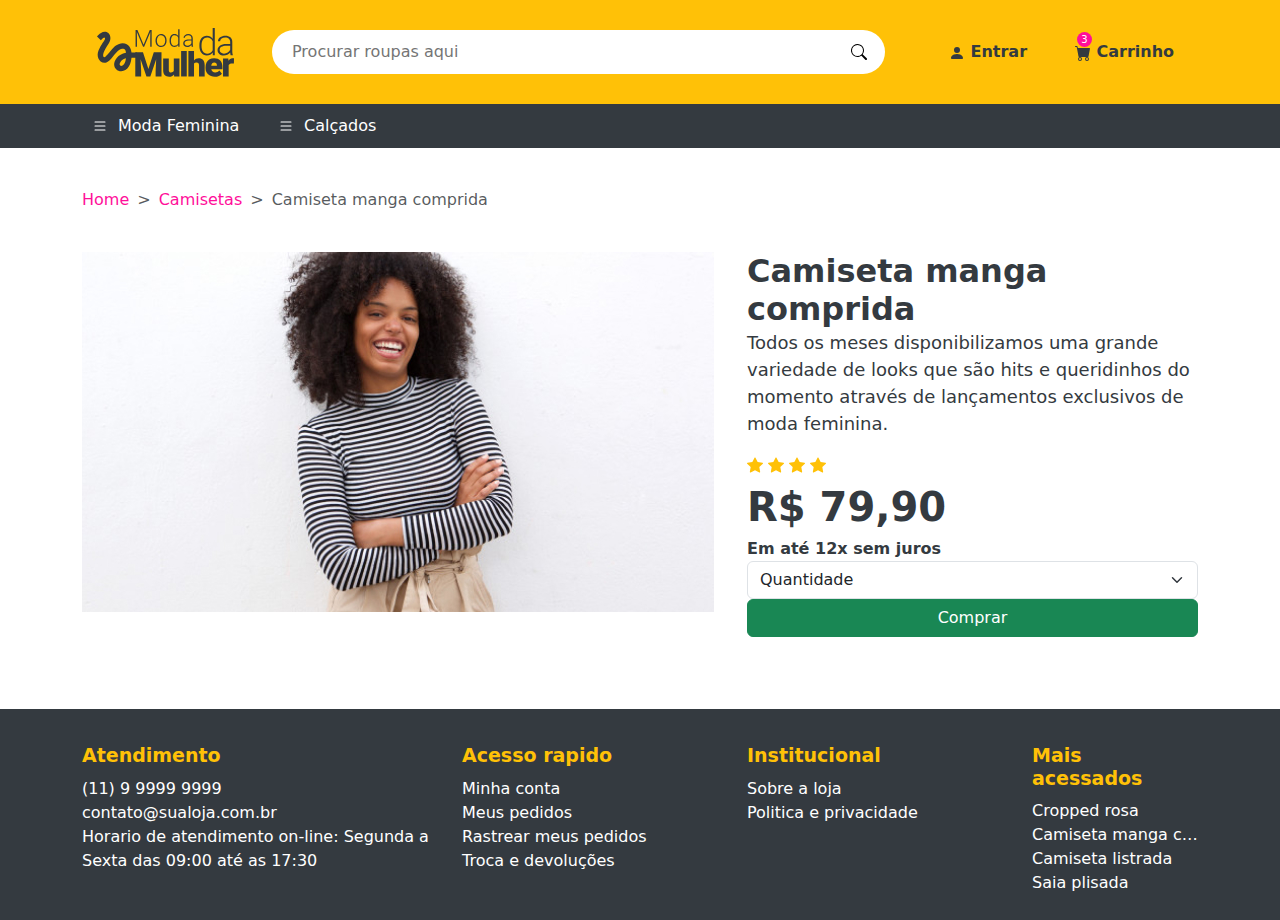
<file: produto-camiseta-manga-comprida.html>
<!DOCTYPE html>
<html lang="pt-br">
<head>
    <meta charset="UTF-8">
    <meta name="viewport" content="width=device-width, initial-scale=1.0">
    <link rel="stylesheet" href="assets/css/style.css">
    <title>Loja Virtual - Produto Camiseta manga longa</title>
    <link rel="apple-touch-icon" sizes="57x57" href="./assets/images/favicons/apple-icon-57x57.png">
    <link rel="apple-touch-icon" sizes="60x60" href="./assets/images/favicons/apple-icon-60x60.png">
    <link rel="apple-touch-icon" sizes="72x72" href="./assets/images/favicons/apple-icon-72x72.png">
    <link rel="apple-touch-icon" sizes="76x76" href="./assets/images/favicons/apple-icon-76x76.png">
    <link rel="apple-touch-icon" sizes="114x114" href="./assets/images/favicons/apple-icon-114x114.png">
    <link rel="apple-touch-icon" sizes="120x120" href="./assets/images/favicons/apple-icon-120x120.png">
    <link rel="apple-touch-icon" sizes="144x144" href="./assets/images/favicons/apple-icon-144x144.png">
    <link rel="apple-touch-icon" sizes="152x152" href="./assets/images/favicons/apple-icon-152x152.png">
    <link rel="apple-touch-icon" sizes="180x180" href="./assets/images/favicons/apple-icon-180x180.png">
    <link rel="icon" type="image/png" sizes="192x192"  href="./assets/images/favicons/android-icon-192x192.png">
    <link rel="icon" type="image/png" sizes="32x32" href="./assets/images/favicons/favicon-32x32.png">
    <link rel="icon" type="image/png" sizes="96x96" href="./assets/images/favicons/favicon-96x96.png">
    <link rel="icon" type="image/png" sizes="16x16" href="./assets/images/favicons/favicon-16x16.png">
    <link rel="manifest" href="./assets/images/favicons/manifest.json">
    <meta name="msapplication-TileColor" content="#FFC107">
    <meta name="msapplication-TileImage" content="/ms-icon-144x144.png">
    <meta name="theme-color" content="#FFC107">
</head>
<body>
    <header class="container-fluid">
        <section class="container">
            <article class="row d-flex align-items-center">
                <a href="index.html" class="col-md-2 d-flex justify-content-center">
                    <img src="./assets/images/logo (1).svg" class="img-fluid" alt="logo">
                </a>
                <form action="#" class="col-md-7 d-flex align-items-center">
                    <input type="text" name="name" placeholder="Procurar roupas aqui">
                    <button class="d-flex align-items-center">
                        <svg xmlns="http://www.w3.org/2000/svg" width="16" height="16" fill="currentColor" class="bi bi-search" viewBox="0 0 16 16">
                            <path d="M11.742 10.344a6.5 6.5 0 1 0-1.397 1.398h-.001c.03.04.062.078.098.115l3.85 3.85a1 1 0 0 0 1.415-1.414l-3.85-3.85a1.007 1.007 0 0 0-.115-.1zM12 6.5a5.5 5.5 0 1 1-11 0 5.5 5.5 0 0 1 11 0"/>
                        </svg>
                    </button>
                </form>
                <ul class="col-md-3 nav d-flex justify-content-around align-items-center">
                    <li class="nav-item">
                        <a href="#">
                            <svg xmlns="http://www.w3.org/2000/svg" width="16" height="16" fill="currentColor" class="bi bi-person-fill" viewBox="0 0 16 16">
                                <path d="M3 14s-1 0-1-1 1-4 6-4 6 3 6 4-1 1-1 1zm5-6a3 3 0 1 0 0-6 3 3 0 0 0 0 6"/>
                            </svg>
                            Entrar
                        </a>
                    </li>
                    <li class="nav-item">
                        <span class="notificacao d-flex justify-content-center">3</span>
                        <a href="#">
                            <svg xmlns="http://www.w3.org/2000/svg" width="16" height="16" fill="currentColor" class="bi bi-cart-fill" viewBox="0 0 16 16">
                                <path d="M0 1.5A.5.5 0 0 1 .5 1H2a.5.5 0 0 1 .485.379L2.89 3H14.5a.5.5 0 0 1 .491.592l-1.5 8A.5.5 0 0 1 13 12H4a.5.5 0 0 1-.491-.408L2.01 3.607 1.61 2H.5a.5.5 0 0 1-.5-.5M5 12a2 2 0 1 0 0 4 2 2 0 0 0 0-4m7 0a2 2 0 1 0 0 4 2 2 0 0 0 0-4m-7 1a1 1 0 1 1 0 2 1 1 0 0 1 0-2m7 0a1 1 0 1 1 0 2 1 1 0 0 1 0-2"/>
                            </svg>
                            Carrinho
                        </a>
                    </li>
                </ul>
            </article>
        </section>
    </header>

    <nav class="container-fluid nav-produtos">
        <section class="container">
            <ul class="nav">
                <li class="col-xl-2 col-lg-3 col-md-12 nav-item d-flex align-items-center">
                    <svg xmlns="http://www.w3.org/2000/svg" width="16" height="16" fill="currentColor" class="bi bi-list" viewBox="0 0 16 16">
                        <path fill-rule="evenodd" d="M2.5 12a.5.5 0 0 1 .5-.5h10a.5.5 0 0 1 0 1H3a.5.5 0 0 1-.5-.5m0-4a.5.5 0 0 1 .5-.5h10a.5.5 0 0 1 0 1H3a.5.5 0 0 1-.5-.5m0-4a.5.5 0 0 1 .5-.5h10a.5.5 0 0 1 0 1H3a.5.5 0 0 1-.5-.5"/>
                    </svg>
                    Moda Feminina
                    <ul class="nav flex-column">
                        <li class="nav-item">
                            <a href="#">Lançamentos</a>
                        </li>
                        <li class="nav-item">
                            <a href="#">Plus Size</a>
                        </li>
                        <li class="nav-item">
                            <a href="#">Moda Praia</a>
                        </li>
                        <li class="nav-item">
                            <a href="#">Acessórios</a>
                        </li>
                        <li class="nav-item">
                            <a href="#">Promoções</a>
                        </li>
                    </ul>
                </li>
                <li class="col-xl-2 col-lg-3 col-md-12 nav-item d-flex align-items-center calcados">
                    <svg xmlns="http://www.w3.org/2000/svg" width="16" height="16" fill="currentColor" class="bi bi-list" viewBox="0 0 16 16">
                        <path fill-rule="evenodd" d="M2.5 12a.5.5 0 0 1 .5-.5h10a.5.5 0 0 1 0 1H3a.5.5 0 0 1-.5-.5m0-4a.5.5 0 0 1 .5-.5h10a.5.5 0 0 1 0 1H3a.5.5 0 0 1-.5-.5m0-4a.5.5 0 0 1 .5-.5h10a.5.5 0 0 1 0 1H3a.5.5 0 0 1-.5-.5"/>
                    </svg>
                    Calçados
                </li>
            </ul>
        </section>
    </nav>

<main>
    <section class="container">
        <nav style="--bs-breadcrumb-divider: '>';" aria-label="breadcrumb">
            <ol class="breadcrumb">
              <li class="breadcrumb-item"><a href="./index.html">Home</a></li>
              <li class="breadcrumb-item"><a href="./camisetas.html">Camisetas</a></li>
              <li class="breadcrumb-item active" aria-current="page">Camiseta manga comprida</li>
            </ol>
          </nav>
          <article class="row produtos-compra">
            <figure class="col-md-7 mb-3">
                <img src="./assets/images/foto-carrinho-camiseta-manga-comprida.jpg" class="img-fluid" alt="camiseta manga comprida">
            </figure>
            <section class="col-md-5 mb-3 d-flex flex-column justify-content-around">
                <article class="produtos-conteudo">
                    <h1>Camiseta manga comprida</h1>
                    <p>Todos os meses disponibilizamos uma grande variedade de looks que são hits e queridinhos do momento através de lançamentos exclusivos de moda feminina.</p>
                </article>
                <article class="produtos-preco">
                    <div class="produtos-stars">
                        <svg xmlns="http://www.w3.org/2000/svg" width="16" height="16" fill="currentColor" class="bi bi-star-fill" viewBox="0 0 16 16">
                            <path d="M3.612 15.443c-.386.198-.824-.149-.746-.592l.83-4.73L.173 6.765c-.329-.314-.158-.888.283-.95l4.898-.696L7.538.792c.197-.39.73-.39.927 0l2.184 4.327 4.898.696c.441.062.612.636.282.95l-3.522 3.356.83 4.73c.078.443-.36.79-.746.592L8 13.187l-4.389 2.256z"/>
                          </svg>
                          <svg xmlns="http://www.w3.org/2000/svg" width="16" height="16" fill="currentColor" class="bi bi-star-fill" viewBox="0 0 16 16">
                            <path d="M3.612 15.443c-.386.198-.824-.149-.746-.592l.83-4.73L.173 6.765c-.329-.314-.158-.888.283-.95l4.898-.696L7.538.792c.197-.39.73-.39.927 0l2.184 4.327 4.898.696c.441.062.612.636.282.95l-3.522 3.356.83 4.73c.078.443-.36.79-.746.592L8 13.187l-4.389 2.256z"/>
                          </svg>
                          <svg xmlns="http://www.w3.org/2000/svg" width="16" height="16" fill="currentColor" class="bi bi-star-fill" viewBox="0 0 16 16">
                            <path d="M3.612 15.443c-.386.198-.824-.149-.746-.592l.83-4.73L.173 6.765c-.329-.314-.158-.888.283-.95l4.898-.696L7.538.792c.197-.39.73-.39.927 0l2.184 4.327 4.898.696c.441.062.612.636.282.95l-3.522 3.356.83 4.73c.078.443-.36.79-.746.592L8 13.187l-4.389 2.256z"/>
                          </svg>
                          <svg xmlns="http://www.w3.org/2000/svg" width="16" height="16" fill="currentColor" class="bi bi-star-fill" viewBox="0 0 16 16">
                            <path d="M3.612 15.443c-.386.198-.824-.149-.746-.592l.83-4.73L.173 6.765c-.329-.314-.158-.888.283-.95l4.898-.696L7.538.792c.197-.39.73-.39.927 0l2.184 4.327 4.898.696c.441.062.612.636.282.95l-3.522 3.356.83 4.73c.078.443-.36.79-.746.592L8 13.187l-4.389 2.256z"/>
                          </svg>
                    </div>
                    <strong>R$ 79,90 <span class="d-block">Em até 12x sem juros</span></strong>
                    <form action="#">
                        <select class="form-select" aria-label="produtos-quantidade-itens">
                            <option selected>Quantidade</option>
                            <option value="1">1</option>
                            <option value="2">2</option>
                            <option value="3">3</option>
                            <option value="3">4</option>
                            <option value="3">5</option>
                          </select>
                          <button type="submit" class="btn btn-success col-md-12">Comprar</button>
                    </form>
                </article>
            </section>
            <div class="fb-comments col-md-12 mt-2 mb-5" data-href="http://127.0.0.1:5500/modulo-bootstrap/produto-camiseta-manga-comprida.html?#" data-width="100%" data-numposts="5"></div>
          </article>
    </section>
</main>
<footer class="container-fluid">
    <section class="container">
        <section class="row">
            <article class="col-md-4">
                <h4>Atendimento</h4>
                <ul class="nav flex-column">
                    <li class="nav-item">
                        <a href="tel:+5511999999999">(11) 9 9999 9999</a>
                    </li>
                    <li class="nav-item">
                        <a href="mailto:contato@sualoja.com.br">contato@sualoja.com.br</a>
                    </li>
                    <li class="nav-item">
                        Horario de atendimento on-line: Segunda a Sexta das 09:00 até as 17:30
                    </li>
                </ul>
            </article>
            <article class="col-md-3">
                <h4>Acesso rapido</h4>
                <ul class="nav flex-column">
                    <li class="nav-item">
                        <a href="#">Minha conta</a>
                    </li>
                    <li class="nav-item">
                        <a href="#">Meus pedidos</a>
                    </li>
                    <li class="nav-item">
                        <a href="#">Rastrear meus pedidos</a>
                    </li>
                    <li class="nav-item">
                        <a href="#">Troca e devoluções</a>
                    </li> 
                </ul>
            </article>
            <article class="col-md-3">
                <h4>Institucional</h4>
                <ul class="nav flex-column">
                    <li class="nav-item">
                        <a href="#">Sobre a loja</a>
                    </li>
                    <li class="nav-item">
                        <a href="#">Politica e privacidade</a>
                    </li> 
                </ul>
            </article>
            <article class="col-md-2">
                <h4>Mais acessados</h4>
                <ul class="nav flex-column">
                    <li class="nav-item">
                        <a href="#">Cropped rosa</a>
                    </li>
                    <li class="nav-item ellipsis">
                        <a href="#">Camiseta manga comprida</a>
                    </li> 
                    <li class="nav-item">
                        <a href="#">Camiseta listrada</a>
                    </li> 
                    <li class="nav-item">
                        <a href="#">Saia plisada</a>
                    </li> 
                </ul>
            </article>
        </section>
    </section>
</footer>
    

    <script src="./assets/js/bootstrap.bundle.min.js" crossorigin="anonymous"></script>
    <script src="./assets/js/popper.min.js" integrity="sha384-I7E8VVD/ismYTF4hNIPjVp/Zjvgyol6VFvRkX/vR+Vc4jQkC+hVqc2pM8ODewa9r" crossorigin="anonymous"></script>
    <script src="./assets/js/bootstrap.min.js" integrity="sha384-BBtl+eGJRgqQAUMxJ7pMwbEyER4l1g+O15P+16Ep7Q9Q+zqX6gSbd85u4mG4QzX+" crossorigin="anonymous"></script>
    <!--facebook plugin-->
    <div id="fb-root"></div>
    <script async defer crossorigin="anonymous" src="https://connect.facebook.net/pt_BR/sdk.js#xfbml=1&version=v18.0" nonce="yiRDSsxH"></script>
    <!--facebook plugin-->
</body>
</html>
</file>
